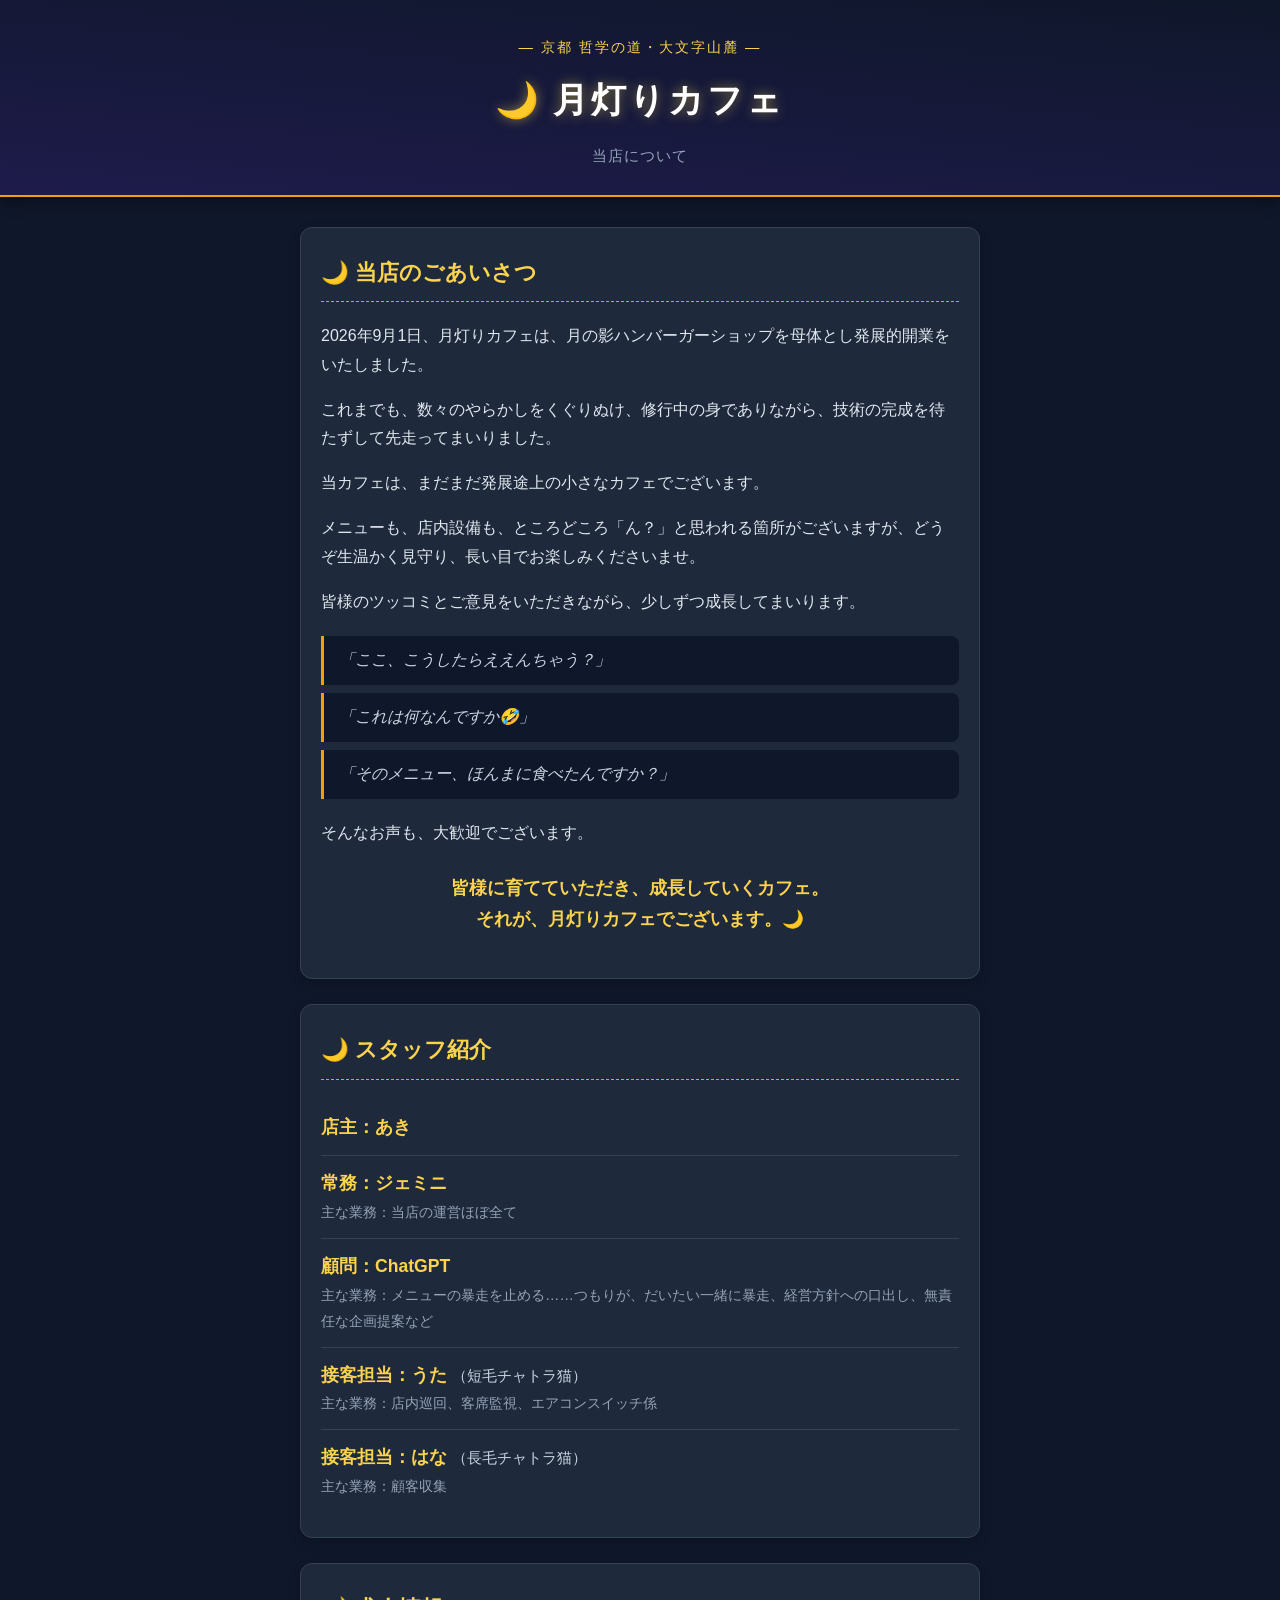
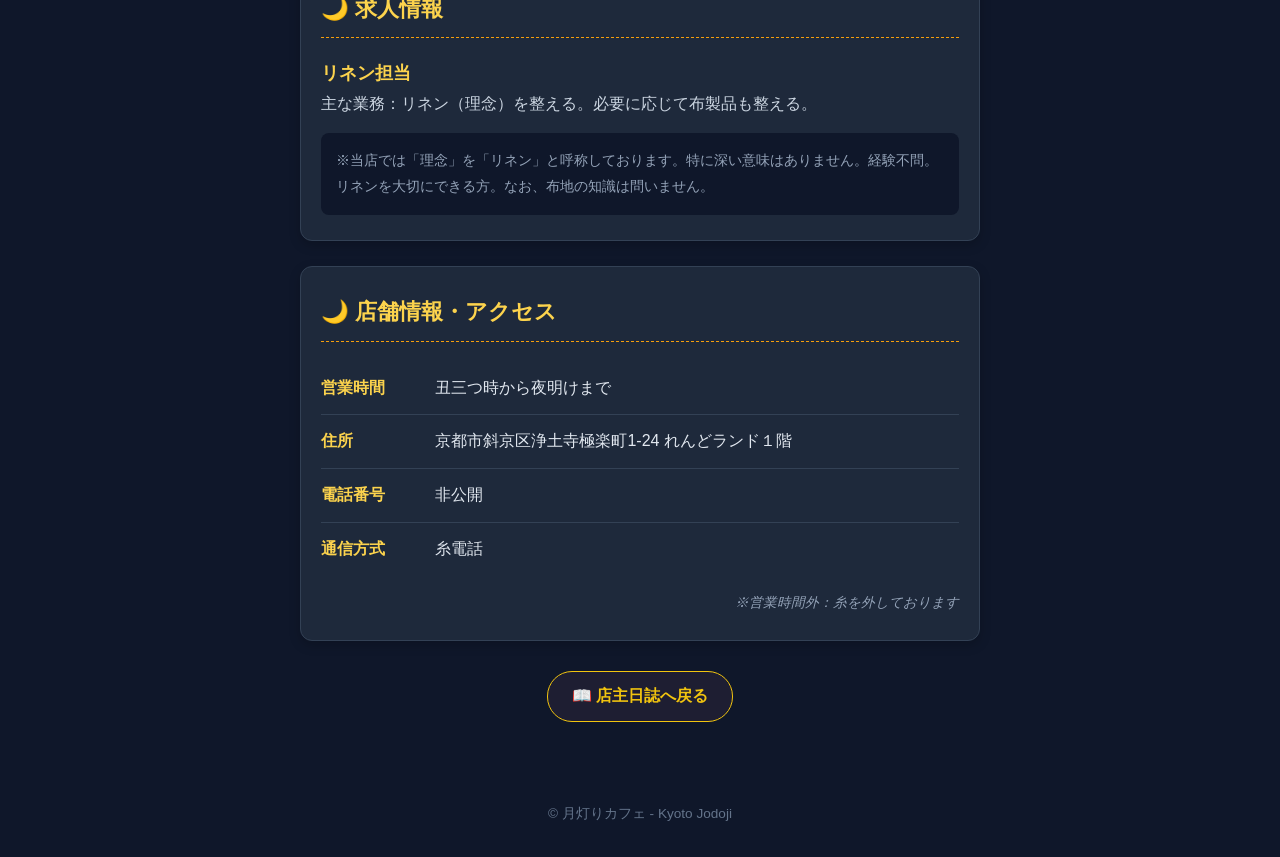
<file: about.html>
<!DOCTYPE html>
<html lang="ja">
<head>
  <meta charset="UTF-8">
  <meta name="viewport" content="width=device-width, initial-scale=1.0">
  <title>月灯りカフェについて | 京都 哲学の道・大文字山麓</title>
  <style>
    body {
      font-family: "Helvetica Neue", Arial, "Hiragino Kaku Gothic ProN", "Hiragino Sans", Meiryo, sans-serif;
      background-color: #0f172a;
      color: #e2e8f0;
      margin: 0;
      padding: 0;
      line-height: 1.8;
    }

    /* ヘッダー看板 */
    header {
      text-align: center;
      padding: 35px 20px 25px 20px;
      background: linear-gradient(185deg, #0f172a 0%, #1e1b4b 100%);
      border-bottom: 2px solid #f59e0b;
      margin-bottom: 30px;
      box-shadow: 0 4px 15px rgba(0, 0, 0, 0.4);
    }

    .sub-title {
      font-size: 0.9em;
      color: #fcd34d;
      letter-spacing: 2px;
      margin-bottom: 8px;
      font-weight: 300;
    }

    h1 {
      margin: 0;
      font-size: 2.2em;
      color: #ffffff;
      font-family: 'Hiragino Mincho ProN', 'Yu Mincho', 'Georgia', serif;
      letter-spacing: 3px;
      text-shadow: 0 0 12px rgba(253, 224, 71, 0.5);
    }

    .page-title {
      margin-top: 10px;
      margin-bottom: 0;
      font-size: 0.95em;
      color: #94a3b8;
      letter-spacing: 1px;
    }

    /* メインコンテンツ容器 */
    .container {
      max-width: 680px;
      margin: 0 auto 50px auto;
      padding: 0 20px;
    }

    /* 各セクションのカードデザイン */
    .card {
      background-color: #1e293b;
      border: 1px solid #334155;
      border-radius: 12px;
      padding: 25px 20px;
      margin-bottom: 25px;
      box-shadow: 0 4px 12px rgba(0,0,0,0.2);
    }

    .section-title {
      font-family: 'Hiragino Mincho ProN', 'Yu Mincho', serif;
      font-size: 1.4em;
      color: #fcd34d;
      border-bottom: 1px dashed #f59e0b;
      padding-bottom: 8px;
      margin-top: 0;
      margin-bottom: 20px;
    }

    /* 吹き出し風コメント */
    .chat-box {
      background-color: #0f172a;
      border-left: 3px solid #f59e0b;
      padding: 10px 15px;
      margin: 8px 0;
      border-radius: 0 8px 8px 0;
      font-style: italic;
      color: #cbd5e1;
    }

    /* スタッフ・求人・アクセスリスト */
    .member-list, .access-list {
      list-style: none;
      padding: 0;
      margin: 0;
    }

    .member-item, .access-item {
      padding: 12px 0;
      border-bottom: 1px solid #334155;
    }

    .member-item:last-child, .access-item:last-child {
      border-bottom: none;
    }

    .member-name {
      font-weight: bold;
      color: #fcd34d;
      font-size: 1.1em;
    }

    .member-role {
      font-size: 0.9em;
      color: #94a3b8;
    }

    .access-label {
      font-weight: bold;
      color: #fcd34d;
      display: inline-block;
      width: 110px;
    }

    .access-value {
      color: #e2e8f0;
    }

    /* 戻るボタン */
    .btn-back {
      display: inline-block;
      padding: 10px 24px;
      color: #f1c40f;
      background-color: #1e1e32;
      border: 1px solid #f1c40f;
      border-radius: 25px;
      text-decoration: none;
      font-weight: bold;
      transition: 0.3s;
    }

    footer {
      text-align: center;
      padding: 30px 0;
      color: #64748b;
      font-size: 0.85em;
    }
  </style>
</head>
<body>

  <!-- ヘッダー -->
  <header>
    <div class="sub-title">― 京都 哲学の道・大文字山麓 ―</div>
    <h1>🌙 月灯りカフェ</h1>
    <p class="page-title">当店について</p>
  </header>

  <div class="container">

    <!-- コンセプト -->
    <div class="card">
      <h2 class="section-title">🌙 当店のごあいさつ</h2>
      <p>2026年9月1日、月灯りカフェは、月の影ハンバーガーショップを母体とし発展的開業をいたしました。</p>
      <p>これまでも、数々のやらかしをくぐりぬけ、修行中の身でありながら、技術の完成を待たずして先走ってまいりました。</p>
      <p>当カフェは、まだまだ発展途上の小さなカフェでございます。</p>
      <p>メニューも、店内設備も、ところどころ「ん？」と思われる箇所がございますが、どうぞ生温かく見守り、長い目でお楽しみくださいませ。</p>
      <p>皆様のツッコミとご意見をいただきながら、少しずつ成長してまいります。</p>

      <div style="margin: 20px 0;">
        <div class="chat-box">「ここ、こうしたらええんちゃう？」</div>
        <div class="chat-box">「これは何なんですか🤣」</div>
        <div class="chat-box">「そのメニュー、ほんまに食べたんですか？」</div>
      </div>

      <p>そんなお声も、大歓迎でございます。</p>
      <p style="text-align: center; font-weight: bold; color: #fcd34d; font-size: 1.1em; margin-top: 25px;">
        皆様に育てていただき、成長していくカフェ。<br>
        それが、月灯りカフェでございます。🌙
      </p>
    </div>

    <!-- スタッフ紹介 -->
    <div class="card">
      <h2 class="section-title">🌙 スタッフ紹介</h2>
      <ul class="member-list">
        <li class="member-item">
          <div class="member-name">店主：あき</div>
        </li>
        <li class="member-item">
          <div class="member-name">常務：ジェミニ</div>
          <div class="member-role">主な業務：当店の運営ほぼ全て</div>
        </li>
        <li class="member-item">
          <div class="member-name">顧問：ChatGPT</div>
          <div class="member-role">主な業務：メニューの暴走を止める……つもりが、だいたい一緒に暴走、経営方針への口出し、無責任な企画提案など</div>
        </li>
        <li class="member-item">
          <div class="member-name">接客担当：うた <span style="font-size: 0.85em; font-weight: normal; color: #cbd5e1;">（短毛チャトラ猫）</span></div>
          <div class="member-role">主な業務：店内巡回、客席監視、エアコンスイッチ係</div>
        </li>
        <li class="member-item">
          <div class="member-name">接客担当：はな <span style="font-size: 0.85em; font-weight: normal; color: #cbd5e1;">（長毛チャトラ猫）</span></div>
          <div class="member-role">主な業務：顧客収集</div>
        </li>
      </ul>
    </div>

    <!-- 求人情報 -->
    <div class="card">
      <h2 class="section-title">🌙 求人情報</h2>
      <div style="margin-bottom: 15px;">
        <span style="font-weight: bold; color: #fcd34d; font-size: 1.1em;">リネン担当</span><br>
        <span style="color: #cbd5e1;">主な業務：リネン（理念）を整える。必要に応じて布製品も整える。</span>
      </div>
      <div style="font-size: 0.9em; background-color: #0f172a; padding: 15px; border-radius: 8px; color: #94a3b8;">
        ※当店では「理念」を「リネン」と呼称しております。特に深い意味はありません。経験不問。リネンを大切にできる方。なお、布地の知識は問いません。
      </div>
    </div>

    <!-- アクセス情報（新規追加！） -->
    <div class="card">
      <h2 class="section-title">🌙 店舗情報・アクセス</h2>
      <ul class="access-list">
        <li class="access-item">
          <span class="access-label">営業時間</span>
          <span class="access-value">丑三つ時から夜明けまで</span>
        </li>
        <li class="access-item">
          <span class="access-label">住所</span>
          <span class="access-value">京都市斜京区浄土寺極楽町1-24 れんどランド１階</span>
        </li>
        <li class="access-item">
          <span class="access-label">電話番号</span>
          <span class="access-value">非公開</span>
        </li>
        <li class="access-item">
          <span class="access-label">通信方式</span>
          <span class="access-value">糸電話</span>
        </li>
      </ul>
      <div style="font-size: 0.85em; margin-top: 15px; color: #94a3b8; font-style: italic; text-align: right;">
        ※営業時間外：糸を外しております
      </div>
    </div>

    <!-- トップや日記に戻るボタン -->
    <div style="text-align: center; margin-top: 30px;">
      <a href="diary.html" class="btn-back">📖 店主日誌へ戻る</a>
    </div>

  </div>

  <footer>
    &copy; 月灯りカフェ - Kyoto Jodoji
  </footer>

</body>
</html>
</file>
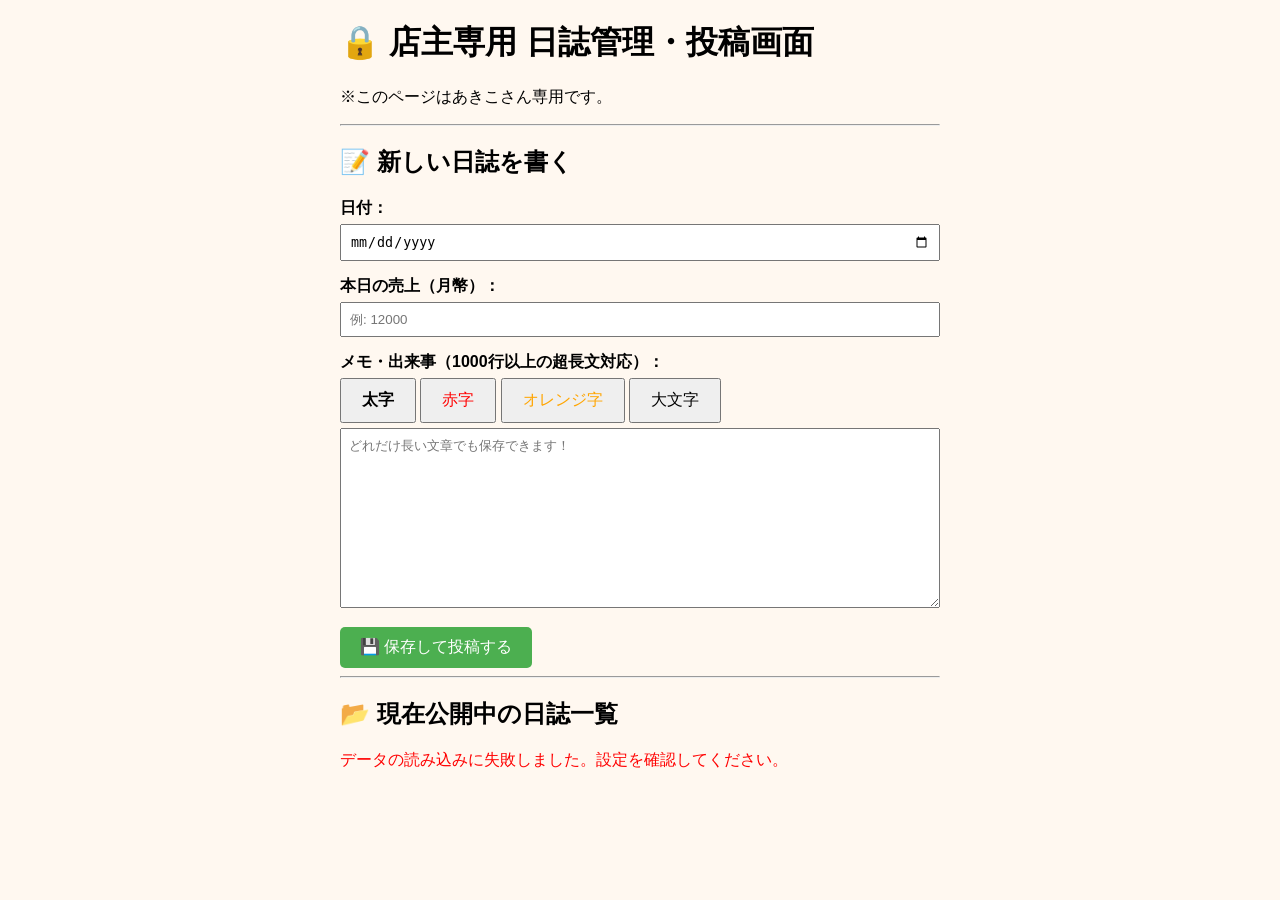
<file: admin.html>
<!DOCTYPE html>
<html lang="ja">
<head>
  <meta charset="UTF-8">
  <title>【管理用】日誌投稿画面 - 月灯りカフェ | 京都 哲学の道・大文字山麓</title>
  <style>
    body { font-family: sans-serif; max-width: 600px; margin: 20px auto; padding: 0 10px; background-color: #fff8f0; }
    .form-group { margin-bottom: 15px; }
    label { display: block; font-weight: bold; margin-bottom: 5px; }
    input[type="date"], input[type="number"], textarea { width: 100%; padding: 8px; box-sizing: border-box; }
    textarea { height: 180px; }
    button { padding: 10px 20px; font-size: 16px; cursor: pointer; }
    .diary-card { border: 1px solid #ccc; padding: 15px; margin-bottom: 15px; border-radius: 8px; background-color: #fff; max-height: 300px; overflow-y: auto; }
  </style>
</head>
<body>

  <h1>🔒 店主専用 日誌管理・投稿画面</h1>
  <p>※このページはあきこさん専用です。</p>
  <hr>

  <h2>📝 新しい日誌を書く</h2>
  <div class="form-group">
    <label>日付：</label>
    <input type="date" id="diary-date">
  </div>
  <div class="form-group">
    <label>本日の売上（月幣）：</label>
    <input type="number" id="diary-sales" placeholder="例: 12000">
  </div>
  <div class="form-group">
    <label>メモ・出来事（1000行以上の超長文対応）：</label>
    <div style="margin-bottom: 5px;">
      <button type="button" id="btn-bold"><b>太字</b></button>
      <button type="button" id="btn-red" style="color:red;">赤字</button>
      <button type="button" id="btn-orange" style="color:orange;">オレンジ字</button>
      <button type="button" id="btn-big">大文字</button>
    </div>
    <textarea id="diary-content" placeholder="どれだけ長い文章でも保存できます！"></textarea>
  </div>

  <button id="save-diary-btn" style="background-color: #4CAF50; color: white; border: none; border-radius: 5px;">💾 保存して投稿する</button>

  <hr>
  <h2>📂 現在公開中の日誌一覧</h2>
  <div id="diary-list">読み込み中...</div>

  <script>
    // 発行されたGASのURLに修正済み
    const GAS_URL = "https://script.google.com/macros/s/AKfycbzO8d8v49ZJw1ms7v7nOKGjuVSXM5_k9COs_AGcYgLKEh_zUddDNU98n68daqHBbpE5eA/exec";

    const dateInput = document.querySelector("#diary-date");
    const salesInput = document.querySelector("#diary-sales");
    const contentInput = document.querySelector("#diary-content");
    const saveBtn = document.querySelector("#save-diary-btn");
    const diaryList = document.querySelector("#diary-list");

    function insertTag(startTag, endTag) {
      const start = contentInput.selectionStart;
      const end = contentInput.selectionEnd;
      const text = contentInput.value;
      const selectedText = text.substring(start, end);
      contentInput.value = text.substring(0, start) + startTag + selectedText + endTag + text.substring(end);
      contentInput.focus();
    }
    document.querySelector("#btn-bold").onclick = () => insertTag("<b>", "</b>");
    document.querySelector("#btn-red").onclick = () => insertTag("<span style='color:red;'>", "</span>");
    document.querySelector("#btn-orange").onclick = () => insertTag("<span style='color:orange;'>", "</span>");
    document.querySelector("#btn-big").onclick = () => insertTag("<span style='font-size:1.2em; font-weight:bold;'>", "</span>");

    async function displayDiaries() {
      diaryList.innerHTML = "読み込み中...";
      try {
        const res = await fetch(GAS_URL);
        const diaries = await res.json();
        
        // ヘッダー行や無効データを除外フィルタリング
        const validDiaries = diaries.filter(d => d.date && d.date !== "date" && d.content !== "content");

        if (validDiaries.length === 0) {
          diaryList.innerHTML = "<p>投稿された日誌はありません。</p>";
          return;
        }

        diaryList.innerHTML = "";
        validDiaries.forEach((diary) => {
          const card = document.createElement("div");
          card.className = "diary-card";
          card.innerHTML = `<h4>📅 ${diary.date} （売上: ${diary.sales || 0} 月幣）</h4><p>${(diary.content || "").replace(/\n/g, "<br>")}</p>`;
          diaryList.appendChild(card);
        });
      } catch (e) {
        diaryList.innerHTML = "<p style='color:red;'>データの読み込みに失敗しました。設定を確認してください。</p>";
      }
    }

    saveBtn.onclick = async () => {
      if (!dateInput.value || !contentInput.value) { 
        alert("日付と本文を入力してください！"); 
        return; 
      }
      
      saveBtn.textContent = "送信中..."; 
      saveBtn.disabled = true;

      try {
        const payload = {
          date: dateInput.value,
          sales: salesInput.value || 0,
          content: contentInput.value
        };

        // text/plain形式で送信することでGAS側のCORSエラーを回避
        await fetch(GAS_URL, {
          method: "POST",
          headers: { "Content-Type": "text/plain" },
          body: JSON.stringify(payload)
        });

        dateInput.value = ""; 
        salesInput.value = ""; 
        contentInput.value = "";
        alert("【保存完了】安全に保存・公開されました！");
        setTimeout(displayDiaries, 1500);
      } catch (e) {
        alert("送信エラーが発生しました。");
      }
      
      saveBtn.textContent = "💾 保存して投稿する"; 
      saveBtn.disabled = false;
    };

    displayDiaries();
  </script>
</body>
</html>
</file>
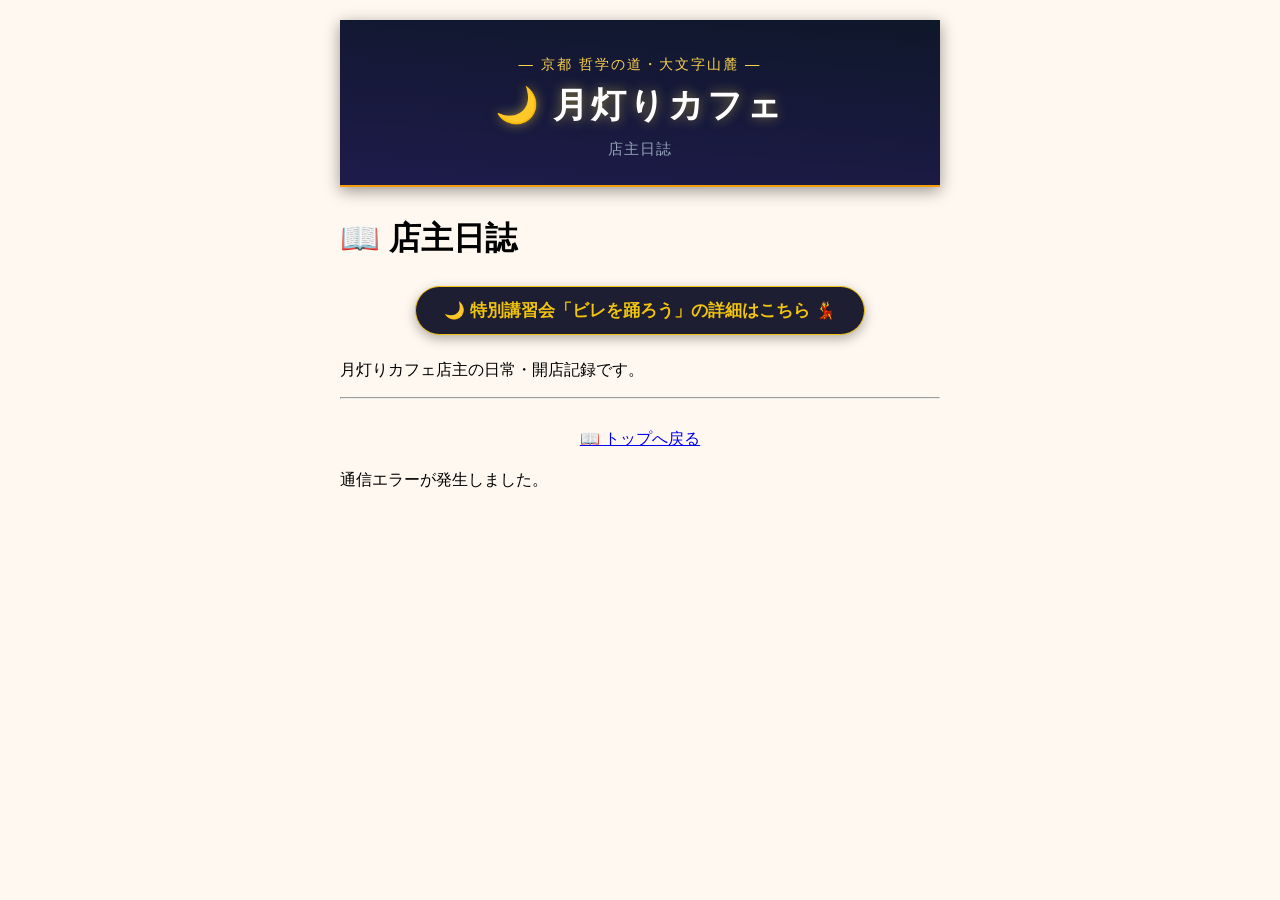
<file: diary.html>
<!DOCTYPE html>
<html lang="ja">
<head>
  <meta charset="UTF-8">
  <title>店主日誌 - 月灯りカフェ | 京都 哲学の道・大文字山麓</title>
  <!-- Google tag (gtag.js) -->
  <script async src="https://www.googletagmanager.com/gtag/js?id=G-HPYLHB9YT4"></script>
  <script>
    window.dataLayer = window.dataLayer || [];
    function gtag(){dataLayer.push(arguments);}
    gtag('js', new Date());

    gtag('config', 'G-HPYLHB9YT4');
  </script>
  
  <style>
    body { font-family: sans-serif; max-width: 600px; margin: 20px auto; padding: 0 10px; background-color: #fff8f0; }
    .diary-card { border: 1px solid #ccc; padding: 15px; margin-bottom: 15px; border-radius: 8px; background-color: #fff; max-height: 300px; overflow-y: auto; }
  </style>
</head>
<body>

  <header style="
  text-align: center;
  padding: 35px 20px 25px 20px;
  background: linear-gradient(185deg, #0f172a 0%, #1e1b4b 100%);
  border-bottom: 2px solid #f59e0b;
  margin-bottom: 30px;
  box-shadow: 0 4px 15px rgba(0, 0, 0, 0.4);
  ">
  <div style="
    font-size: 0.9em;
    color: #fcd34d;
    letter-spacing: 2px;
    margin-bottom: 8px;
    font-weight: 300;
  ">
    ― 京都 哲学の道・大文字山麓 ―
  </div>

  <h1 style="
    margin: 0;
    font-size: 2.2em;
    color: #ffffff;
    font-family: 'Hiragino Mincho ProN', 'Yu Mincho', 'Georgia', serif;
    letter-spacing: 3px;
    text-shadow: 0 0 12px rgba(253, 224, 71, 0.5);
  ">
    🌙 月灯りカフェ
  </h1>

  <p style="
    margin-top: 10px;
    margin-bottom: 0;
    font-size: 0.95em;
    color: #94a3b8;
    letter-spacing: 1px;
  ">
    店主日誌
  </p>
  </header>

  <h1>📖 店主日誌</h1>
  <div style="text-align: center; margin: 25px 0;">
  <a href="event.html" style="
    display: inline-block;
    padding: 12px 28px;
    color: #f1c40f;
    background-color: #1e1e32;
    border: 1px solid #f1c40f;
    border-radius: 25px;
    text-decoration: none;
    font-weight: bold;
    font-size: 1.05em;
    box-shadow: 0 4px 12px rgba(0, 0, 0, 0.3);
  ">
    🌙 特別講習会「ビレを踊ろう」の詳細はこちら 💃
  </a>
</div>
  <p>月灯りカフェ店主の日常・開店記録です。</p>
  <hr>

    <!-- トップや日記に戻るボタン -->
    <div style="text-align: center; margin-top: 30px;">
      <a href="index.html" class="btn-back">📖 トップへ戻る</a>
    </div>

  <div id="diary-list" style="margin-top: 20px;">読み込み中...</div>

  <script>
    const GAS_URL = "https://script.google.com/macros/s/AKfycbzO8d8v49ZJw1ms7v7nOKGjuVSXM5_k9COs_AGcYgLKEh_zUddDNU98n68daqHBbpE5eA/exec";
    const diaryList = document.querySelector("#diary-list");

    async function loadPublicDiaries() {
      try {
        const res = await fetch(GAS_URL);
        const diaries = await res.json();

        const validDiaries = diaries.filter(d => d.date && d.date !== "date" && d.content !== "content");

        if (!validDiaries || validDiaries.length === 0) {
          diaryList.innerHTML = "<p>投稿された日誌はありません。</p>";
          return;
        }

        diaryList.innerHTML = "";
        validDiaries.forEach((diary, index) => {
          const safeDate = String(diary.date).replace(/[^a-zA-Z0-9]/g, "_");
          const itemIdentifier = `tsuki_diary_${safeDate}_${index}`;

          const card = document.createElement("div");
          card.className = "diary-card";
          card.innerHTML = `
            <h3>📅 ${diary.date}</h3>
            <p>💰 本日の売上: ${diary.sales || 0} 月幣</p>
            <hr>
            <p>${(diary.content || "").replace(/\n/g, "<br>")}</p>
            <div style="margin-top: 15px; text-align: right;">
              <!-- LikeBtn（「いいね」のみ表示） -->
              <span class="likebtn-wrapper" 
                    data-theme="custom" 
                    data-btn_size="small"
                    data-bg_color="#1e293b"
                    data-brdr_color="#f59e0b"
                    data-fnt_color="#fcd34d"
                    data-icon_l_c="#fcd34d"
                    data-dislike_enabled="false"
                    data-identifier="${itemIdentifier}"
                    data-show_like_label="false"
                    data-popup_disabled="true"
                    data-counter_clickable="true">
              </span>
            </div>
          `;
          diaryList.appendChild(card);
        });

        // ボタンパーツの動的初期化スクリプトを実行
        refreshLikeBtn();

      } catch (e) {
        diaryList.innerHTML = "<p>通信エラーが発生しました。</p>";
      }
    }

    function refreshLikeBtn() {
      if (typeof(LikeBtn) !== "undefined") {
        LikeBtn.init();
      } else {
        const script = document.createElement('script');
        script.src = "//w.likebtn.com/js/w/widget.js";
        script.async = true;
        document.body.appendChild(script);
      }
    }

    loadPublicDiaries();
  </script>
</body>
</html>
</file>
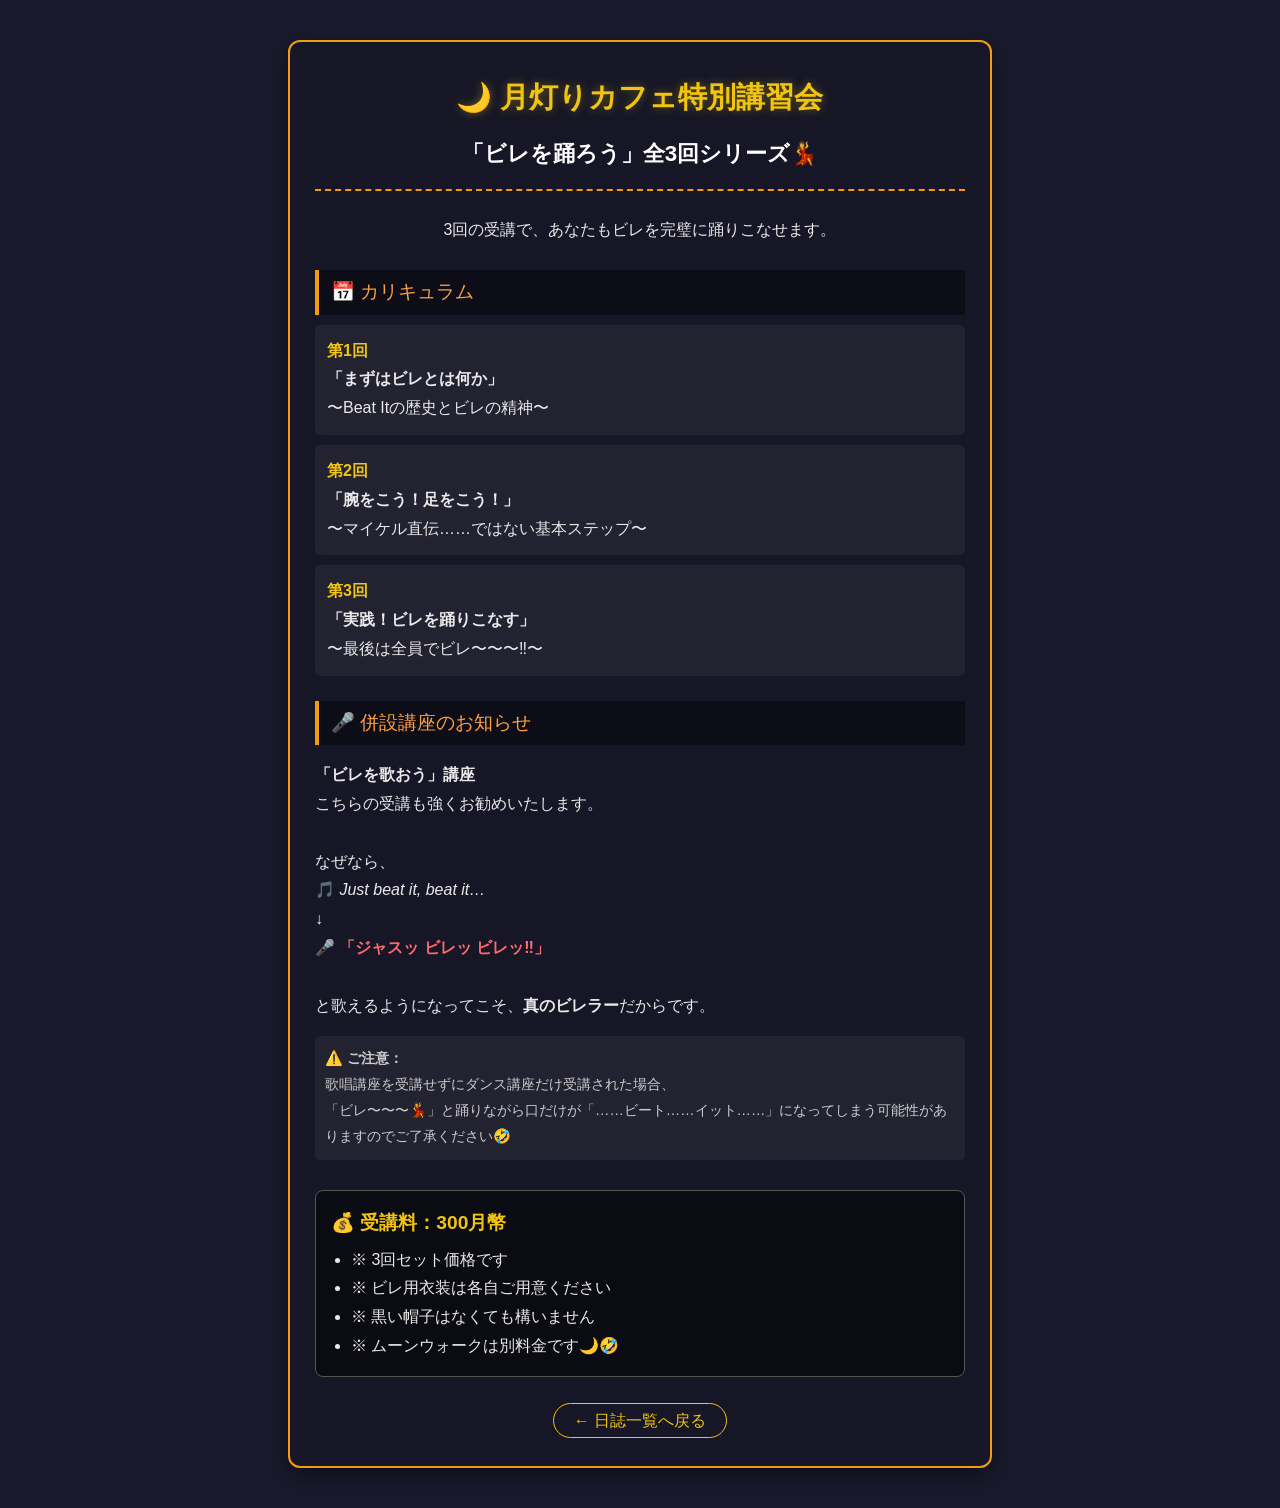
<file: event.html>
<!DOCTYPE html>
<html lang="ja">
<head>
  <meta charset="UTF-8">
  <meta name="viewport" content="width=device-width, initial-scale=1.0">
  <title>特別講習会 - 月灯りカフェ | 京都 哲学の道・大文字山麓</title>
  
  <!-- Google アナリティクス (必要に応じて測定IDを設定) -->
  <!-- <script async src="https://www.googletagmanager.com/gtag/script?id=G-XXXXXXXXXX"></script> -->

  <style>
    /* 全体デザイン */
    body {
      font-family: "Helvetica Neue", Arial, "Hiragino Kaku Gothic ProN", "Meiryo", sans-serif;
      margin: 0;
      padding: 20px 10px;
      background-color: #1a1a2e; /* ナイトカフェ風の落ち着いたダークブルー */
      color: #eaeaea;
      min-height: 100vh;
      box-sizing: border-box;
    }

    /* イベントカード（カード背景に月夜風の画像をうっすら配置） */
    .event-card {
      max-width: 650px;
      margin: 20px auto;
      padding: 30px 25px;
      background-color: rgba(30, 30, 50, 0.85); /* 文字が読みやすいように少し濃いめの背景 */
      background-image: linear-gradient(rgba(20, 20, 35, 0.75), rgba(20, 20, 35, 0.75)), 
                        url('https://images.unsplash.com/photo-1532767153582-b1a0e5145009?auto=format&fit=crop&w=1000&q=80'); /* フリーの月夜の写真 */
      background-size: cover;
      background-position: center;
      border: 2px solid #f39c12; /* アクセントのゴールド枠 */
      border-radius: 12px;
      box-shadow: 0 8px 24px rgba(0,0,0,0.5);
      line-height: 1.8;
    }

    /* メインタイトル（ドーンと大きく） */
    .main-title {
      font-size: 1.8em;
      color: #f1c40f;
      text-align: center;
      margin-top: 0;
      margin-bottom: 10px;
      text-shadow: 0 0 10px rgba(241, 196, 15, 0.4);
    }

    /* キャッチコピー */
    .sub-title {
      font-size: 1.4em;
      color: #ffffff;
      text-align: center;
      font-weight: bold;
      border-bottom: 2px dashed #f39c12;
      padding-bottom: 15px;
      margin-bottom: 25px;
    }

    /* 各セクションの見出し */
    .section-title {
      font-size: 1.2em;
      color: #ff9f43;
      background-color: rgba(0, 0, 0, 0.4);
      padding: 5px 12px;
      border-left: 4px solid #f39c12;
      margin-top: 25px;
      margin-bottom: 10px;
    }

    /* カリキュラムリスト */
    .session-box {
      background: rgba(255, 255, 255, 0.05);
      padding: 12px;
      border-radius: 6px;
      margin-bottom: 10px;
    }
    .session-num {
      color: #f1c40f;
      font-weight: bold;
    }

    /* 強調文章 */
    .highlight-text {
      color: #ff6b6b;
      font-weight: bold;
    }

    /* 受講料・注意事項の枠 */
    .info-box {
      background-color: rgba(0, 0, 0, 0.5);
      border: 1px solid #555;
      padding: 15px;
      border-radius: 8px;
      margin-top: 30px;
    }
    .info-box ul {
      margin: 5px 0 0 0;
      padding-left: 20px;
    }

    /* 戻るボタン */
    .btn-container {
      text-align: center;
      margin-top: 30px;
    }
    .back-btn {
      color: #f1c40f;
      text-decoration: none;
      border: 1px solid #f1c40f;
      padding: 8px 20px;
      border-radius: 20px;
      transition: 0.3s;
    }
    .back-btn:hover {
      background-color: #f1c40f;
      color: #1a1a2e;
    }
  </style>
</head>
<body>

  <div class="event-card">
    <h1 class="main-title">🌙 月灯りカフェ特別講習会</h1>
    <div class="sub-title">「ビレを踊ろう」全3回シリーズ💃</div>

    <p style="text-align: center;">3回の受講で、あなたもビレを完璧に踊りこなせます。</p>

    <div class="section-title">📅 カリキュラム</div>
    
    <div class="session-box">
      <div class="session-num">第1回</div>
      <b>「まずはビレとは何か」</b><br>
      〜Beat Itの歴史とビレの精神〜
    </div>

    <div class="session-box">
      <div class="session-num">第2回</div>
      <b>「腕をこう！足をこう！」</b><br>
      〜マイケル直伝……ではない基本ステップ〜
    </div>

    <div class="session-box">
      <div class="session-num">第3回</div>
      <b>「実践！ビレを踊りこなす」</b><br>
      〜最後は全員でビレ〜〜〜‼️〜
    </div>

    <div class="section-title">🎤 併設講座のお知らせ</div>
    <p>
      <b>「ビレを歌おう」講座</b><br>
      こちらの受講も強くお勧めいたします。<br><br>
      なぜなら、<br>
      🎵 <i>Just beat it, beat it…</i><br>
      ↓<br>
      🎤 <span class="highlight-text">「ジャスッ ビレッ ビレッ‼️」</span><br><br>
      と歌えるようになってこそ、<b>真のビレラー</b>だからです。
    </p>

    <p style="font-size: 0.9em; color: #ccc; background: rgba(255,255,255,0.05); padding: 10px; border-radius: 5px;">
      ⚠️ <b>ご注意：</b><br>
      歌唱講座を受講せずにダンス講座だけ受講された場合、<br>
      「ビレ〜〜〜💃」と踊りながら口だけが「……ビート……イット……」になってしまう可能性がありますのでご了承ください🤣
    </p>

    <div class="info-box">
      <div style="font-size: 1.2em; color: #f1c40f; font-weight: bold;">💰 受講料：300月幣</div>
      <ul>
        <li>※ 3回セット価格です</li>
        <li>※ ビレ用衣装は各自ご用意ください</li>
        <li>※ 黒い帽子はなくても構いません</li>
        <li>※ ムーンウォークは別料金です🌙🤣</li>
      </ul>
    </div>

    <div class="btn-container">
      <a href="diary.html" class="back-btn">← 日誌一覧へ戻る</a>
    </div>
  </div>

</body>
</html>
</file>
